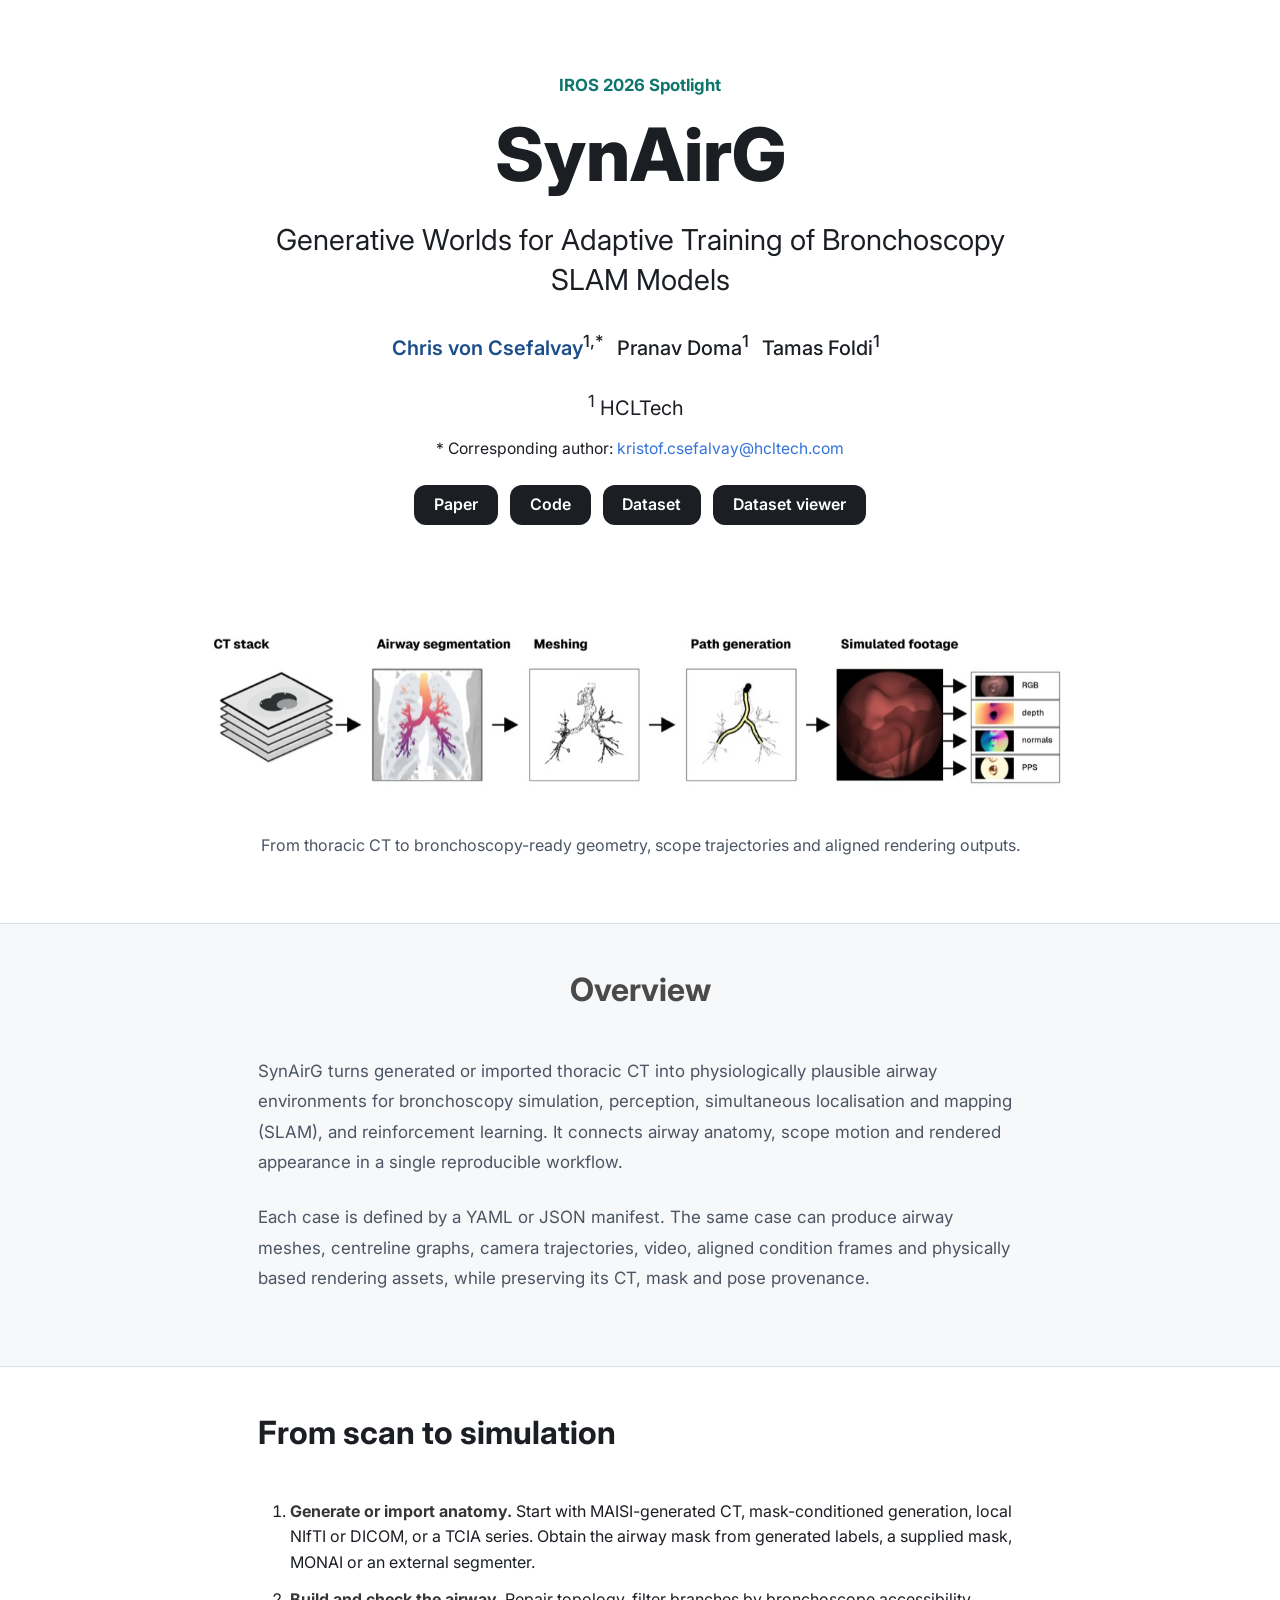
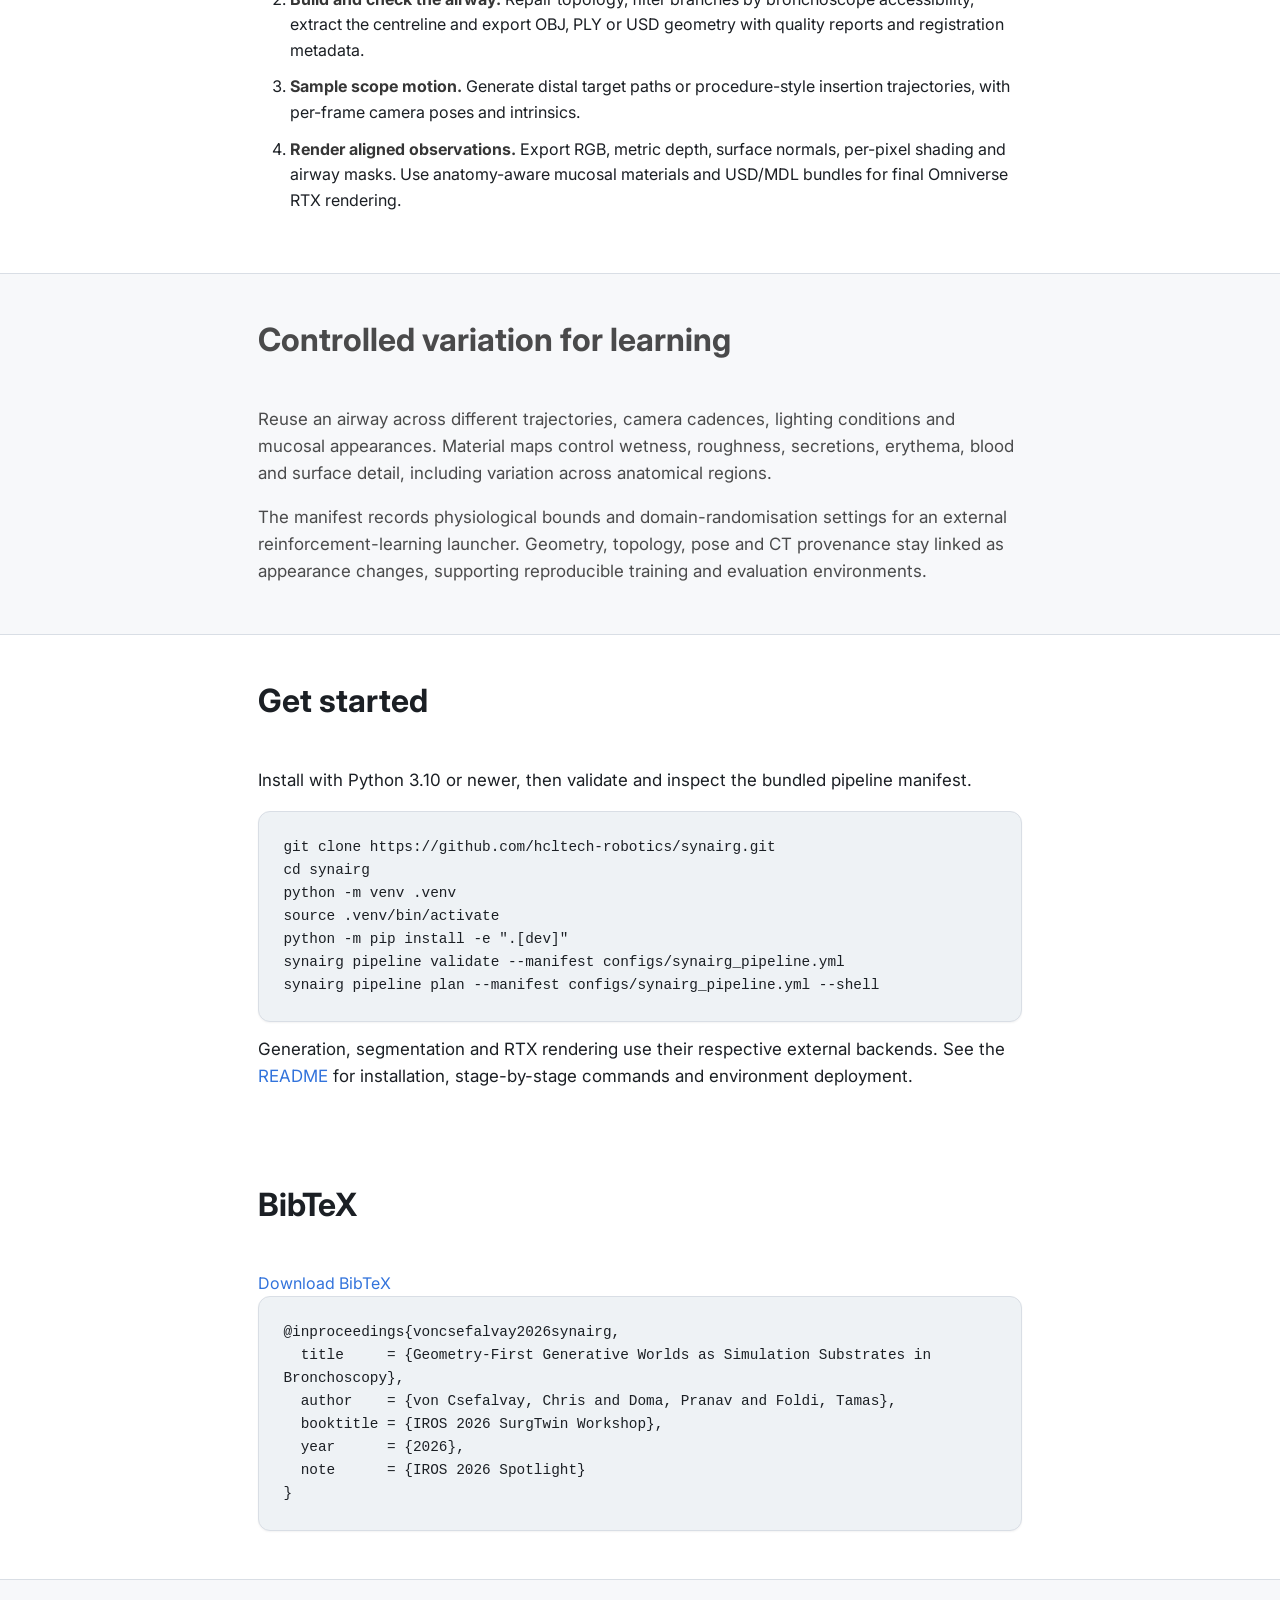
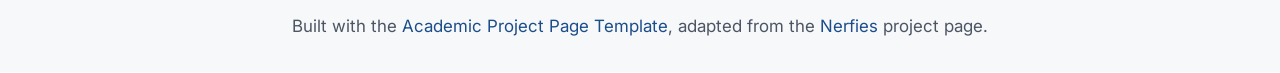
<file: docs/index.html>
<!DOCTYPE html>
<html lang="en">
<head>
  <meta charset="utf-8">
  <meta name="viewport" content="width=device-width, initial-scale=1">
  <title>SynAirG | Synthetic airway generation for bronchoscopy SLAM</title>
  <meta name="description" content="SynAirG turns generated or imported thoracic CT into airway environments for bronchoscopy simulation, perception, SLAM and reinforcement learning. IROS 2026 Spotlight.">
  <meta name="author" content="Chris von Csefalvay, Pranav Doma, Tamas Foldi">
  <link rel="canonical" href="https://hcltech-robotics.github.io/synairg/">
  <meta property="og:type" content="website">
  <meta property="og:site_name" content="SynAirG">
  <meta property="og:title" content="SynAirG | Synthetic airway generation for bronchoscopy SLAM">
  <meta property="og:description" content="From thoracic CT to reproducible airway environments. IROS 2026 Spotlight.">
  <meta property="og:url" content="https://hcltech-robotics.github.io/synairg/">
  <meta property="og:image" content="https://hcltech-robotics.github.io/synairg/assets/synairg-pipeline.png">
  <meta property="og:image:alt" content="SynAirG pipeline from thoracic CT to airway geometry, camera trajectories and aligned rendering outputs">
  <meta name="twitter:card" content="summary_large_image">
  <meta name="twitter:title" content="SynAirG | Synthetic airway generation for bronchoscopy SLAM">
  <meta name="twitter:description" content="A manifest-driven pipeline from thoracic CT to airway geometry, camera trajectories and aligned rendering outputs. IROS 2026 Spotlight.">
  <meta name="twitter:image" content="https://hcltech-robotics.github.io/synairg/assets/synairg-pipeline.png">
  <meta name="twitter:image:alt" content="SynAirG pipeline from thoracic CT to bronchoscopy simulation assets">
  <link rel="sitemap" type="application/xml" href="sitemap.xml">
  <script type="application/ld+json">
  {
    "@context": "https://schema.org",
    "@graph": [
      {
        "@type": "WebPage",
        "@id": "https://hcltech-robotics.github.io/synairg/#webpage",
        "url": "https://hcltech-robotics.github.io/synairg/",
        "name": "SynAirG | Synthetic airway generation for bronchoscopy SLAM",
        "description": "SynAirG turns generated or imported thoracic CT into airway environments for bronchoscopy simulation, perception, SLAM and reinforcement learning.",
        "inLanguage": "en",
        "mainEntity": {"@id": "https://hcltech-robotics.github.io/synairg/#software"},
        "primaryImageOfPage": {
          "@type": "ImageObject",
          "url": "https://hcltech-robotics.github.io/synairg/assets/synairg-pipeline.png",
          "width": 1280,
          "height": 291
        }
      },
      {
        "@type": "SoftwareSourceCode",
        "@id": "https://hcltech-robotics.github.io/synairg/#software",
        "name": "SynAirG",
        "description": "A manifest-driven Python pipeline from generated or imported thoracic CT to airway meshes, centreline graphs, camera trajectories and aligned rendering outputs.",
        "url": "https://hcltech-robotics.github.io/synairg/",
        "codeRepository": "https://github.com/hcltech-robotics/synairg",
        "programmingLanguage": "Python",
        "license": "https://github.com/hcltech-robotics/synairg/blob/main/LICENSE",
        "keywords": ["bronchoscopy", "synthetic airway generation", "SLAM", "thoracic CT", "surgical simulation"]
      },
      {
        "@type": "Person",
        "@id": "https://hcltech-robotics.github.io/synairg/#chris-von-csefalvay",
        "name": "Chris von Csefalvay",
        "url": "https://chrisvoncsefalvay.com",
        "affiliation": {"@id": "https://hcltech-robotics.github.io/synairg/#hcltech"}
      },
      {
        "@type": "Person",
        "@id": "https://hcltech-robotics.github.io/synairg/#pranav-doma",
        "name": "Pranav Doma",
        "affiliation": {"@id": "https://hcltech-robotics.github.io/synairg/#hcltech"}
      },
      {
        "@type": "Person",
        "@id": "https://hcltech-robotics.github.io/synairg/#tamas-foldi",
        "name": "Tamas Foldi",
        "affiliation": {"@id": "https://hcltech-robotics.github.io/synairg/#hcltech"}
      },
      {
        "@type": "Organization",
        "@id": "https://hcltech-robotics.github.io/synairg/#hcltech",
        "name": "HCLTech",
        "url": "https://www.hcltech.com/"
      }
    ]
  }
  </script>
  <meta name="theme-color" content="#1b1f24">
  <link rel="icon" type="image/svg+xml" href="assets/favicon.svg">
  <link rel="preconnect" href="https://fonts.googleapis.com">
  <link rel="preconnect" href="https://fonts.gstatic.com" crossorigin>
  <link href="https://fonts.googleapis.com/css2?family=Inter:wght@400;500;600;700;800&amp;display=swap" rel="stylesheet">
  <link rel="stylesheet" href="static/css/bulma.min.css">
  <link rel="stylesheet" href="static/css/index.css">
  <link rel="stylesheet" href="static/css/project.css">
  <style>
    .project-subtitle { max-width: 780px; margin: -0.5rem auto 1.75rem; font-size: clamp(1.35rem, 3vw, 1.8rem); line-height: 1.4; }
    .pipeline-figure { margin: 0; }
    .pipeline-figure img { display: block; width: 100%; height: auto; }
    .pipeline-figure figcaption { font-size: 1rem; line-height: 1.7; color: var(--text-secondary); }
    .content.has-text-justified { text-align: left !important; }
    .content li { margin-bottom: 0.7rem; }
    pre { overflow-wrap: anywhere; }
    .skip-link { position: absolute; top: -5rem; left: 1rem; z-index: 10; background: white; padding: 1rem; }
    .skip-link:focus { top: 1rem; }
    @media (prefers-reduced-motion: reduce) { html { scroll-behavior: auto; } .hero, .section { animation: none; } * { transition: none !important; } }
  </style>
</head>
<body>
  <a class="skip-link" href="#overview">Skip to content</a>
  <main id="main-content">
    <section class="hero publication-header">
      <div class="hero-body"><div class="container is-max-desktop has-text-centered">
        <p class="project-eyebrow">IROS 2026 Spotlight</p>
        <h1 class="title is-1 publication-title">SynAirG</h1>
        <p class="project-subtitle">Generative Worlds for Adaptive Training of Bronchoscopy SLAM Models</p>
        <div class="is-size-5 publication-authors">
          <span class="author-block"><a href="https://chrisvoncsefalvay.com">Chris von Csefalvay</a><sup>1,*</sup></span>
          <span class="author-block">Pranav Doma<sup>1</sup></span>
          <span class="author-block">Tamas Foldi<sup>1</sup></span>
        </div>
        <div class="is-size-5 publication-authors"><span class="author-block affiliation-block"><sup>1</sup> HCLTech</span></div>
        <div class="project-author-website">* Corresponding author: <a href="mailto:kristof.csefalvay@hcltech.com">kristof.csefalvay@hcltech.com</a></div>
        <nav class="publication-links" aria-label="Project resources">
          <span class="link-block"><a class="button is-normal is-rounded is-dark" aria-disabled="true">Paper</a></span>
          <span class="link-block"><a class="button is-normal is-rounded is-dark" href="https://github.com/hcltech-robotics/synairg">Code</a></span>
          <span class="link-block"><a class="button is-normal is-rounded is-dark" href="https://huggingface.co/datasets/chrisvoncsefalvay/1000lungs">Dataset</a></span>
          <span class="link-block"><a class="button is-normal is-rounded is-dark" href="https://huggingface.co/spaces/chrisvoncsefalvay/1000lungs-dataset-viewer">Dataset viewer</a></span>
        </nav>
      </div></div>
    </section>
    <section class="hero teaser" aria-label="Pipeline illustration">
      <div class="container is-max-desktop"><div class="hero-body">
        <figure class="pipeline-figure">
          <img src="assets/synairg-pipeline.png" width="1280" height="291" alt="SynAirG pipeline from CT volume to airway mesh, labelled scope frames and rendering assets">
          <figcaption class="has-text-centered teaser-caption">From thoracic CT to bronchoscopy-ready geometry, scope trajectories and aligned rendering outputs.</figcaption>
        </figure>
      </div></div>
    </section>
    <section id="overview" class="section hero is-light">
      <div class="container is-max-desktop"><div class="columns is-centered"><div class="column is-four-fifths">
        <h2 class="title is-3 has-text-centered">Overview</h2>
        <div class="content has-text-justified">
          <p>SynAirG turns generated or imported thoracic CT into physiologically plausible airway environments for bronchoscopy simulation, perception, simultaneous localisation and mapping (SLAM), and reinforcement learning. It connects airway anatomy, scope motion and rendered appearance in a single reproducible workflow.</p>
          <p>Each case is defined by a YAML or JSON manifest. The same case can produce airway meshes, centreline graphs, camera trajectories, video, aligned condition frames and physically based rendering assets, while preserving its CT, mask and pose provenance.</p>
        </div>
      </div></div></div>
    </section>
    <section class="section">
      <div class="container is-max-desktop"><div class="columns is-centered"><div class="column is-four-fifths">
        <h2 class="title is-3">From scan to simulation</h2>
        <div class="content">
          <ol>
            <li><strong>Generate or import anatomy.</strong> Start with MAISI-generated CT, mask-conditioned generation, local NIfTI or DICOM, or a TCIA series. Obtain the airway mask from generated labels, a supplied mask, MONAI or an external segmenter.</li>
            <li><strong>Build and check the airway.</strong> Repair topology, filter branches by bronchoscope accessibility, extract the centreline and export OBJ, PLY or USD geometry with quality reports and registration metadata.</li>
            <li><strong>Sample scope motion.</strong> Generate distal target paths or procedure-style insertion trajectories, with per-frame camera poses and intrinsics.</li>
            <li><strong>Render aligned observations.</strong> Export RGB, metric depth, surface normals, per-pixel shading and airway masks. Use anatomy-aware mucosal materials and USD/MDL bundles for final Omniverse RTX rendering.</li>
          </ol>
        </div>
      </div></div></div>
    </section>
    <section class="section hero is-light">
      <div class="container is-max-desktop"><div class="columns is-centered"><div class="column is-four-fifths">
        <h2 class="title is-3">Controlled variation for learning</h2>
        <div class="content">
          <p>Reuse an airway across different trajectories, camera cadences, lighting conditions and mucosal appearances. Material maps control wetness, roughness, secretions, erythema, blood and surface detail, including variation across anatomical regions.</p>
          <p>The manifest records physiological bounds and domain-randomisation settings for an external reinforcement-learning launcher. Geometry, topology, pose and CT provenance stay linked as appearance changes, supporting reproducible training and evaluation environments.</p>
        </div>
      </div></div></div>
    </section>
    <section class="section">
      <div class="container is-max-desktop"><div class="columns is-centered"><div class="column is-four-fifths">
        <h2 class="title is-3">Get started</h2>
        <div class="content">
          <p>Install with Python 3.10 or newer, then validate and inspect the bundled pipeline manifest.</p>
          <pre><code>git clone https://github.com/hcltech-robotics/synairg.git
cd synairg
python -m venv .venv
source .venv/bin/activate
python -m pip install -e ".[dev]"
synairg pipeline validate --manifest configs/synairg_pipeline.yml
synairg pipeline plan --manifest configs/synairg_pipeline.yml --shell</code></pre>
          <p>Generation, segmentation and RTX rendering use their respective external backends. See the <a href="https://github.com/hcltech-robotics/synairg#readme">README</a> for installation, stage-by-stage commands and environment deployment.</p>
        </div>
      </div></div></div>
    </section>
    <section id="citation" class="section">
      <div class="container is-max-desktop"><div class="columns is-centered"><div class="column is-four-fifths">
        <h2 class="title is-3">BibTeX</h2>
        <p><a href="synairg-paper.bib">Download BibTeX</a></p>
        <pre><code>@inproceedings{voncsefalvay2026synairg,
  title     = {Geometry-First Generative Worlds as Simulation Substrates in Bronchoscopy},
  author    = {von Csefalvay, Chris and Doma, Pranav and Foldi, Tamas},
  booktitle = {IROS 2026 SurgTwin Workshop},
  year      = {2026},
  note      = {IROS 2026 Spotlight}
}</code></pre>
      </div></div></div>
    </section>
  </main>
  <footer class="footer"><div class="container is-max-desktop"><div class="content has-text-centered">
    <p>Built with the <a href="https://github.com/eliahuhorwitz/Academic-project-page-template">Academic Project Page Template</a>, adapted from the <a href="https://nerfies.github.io/">Nerfies</a> project page.</p>
  </div></div></footer>
</body>
</html>
</file>
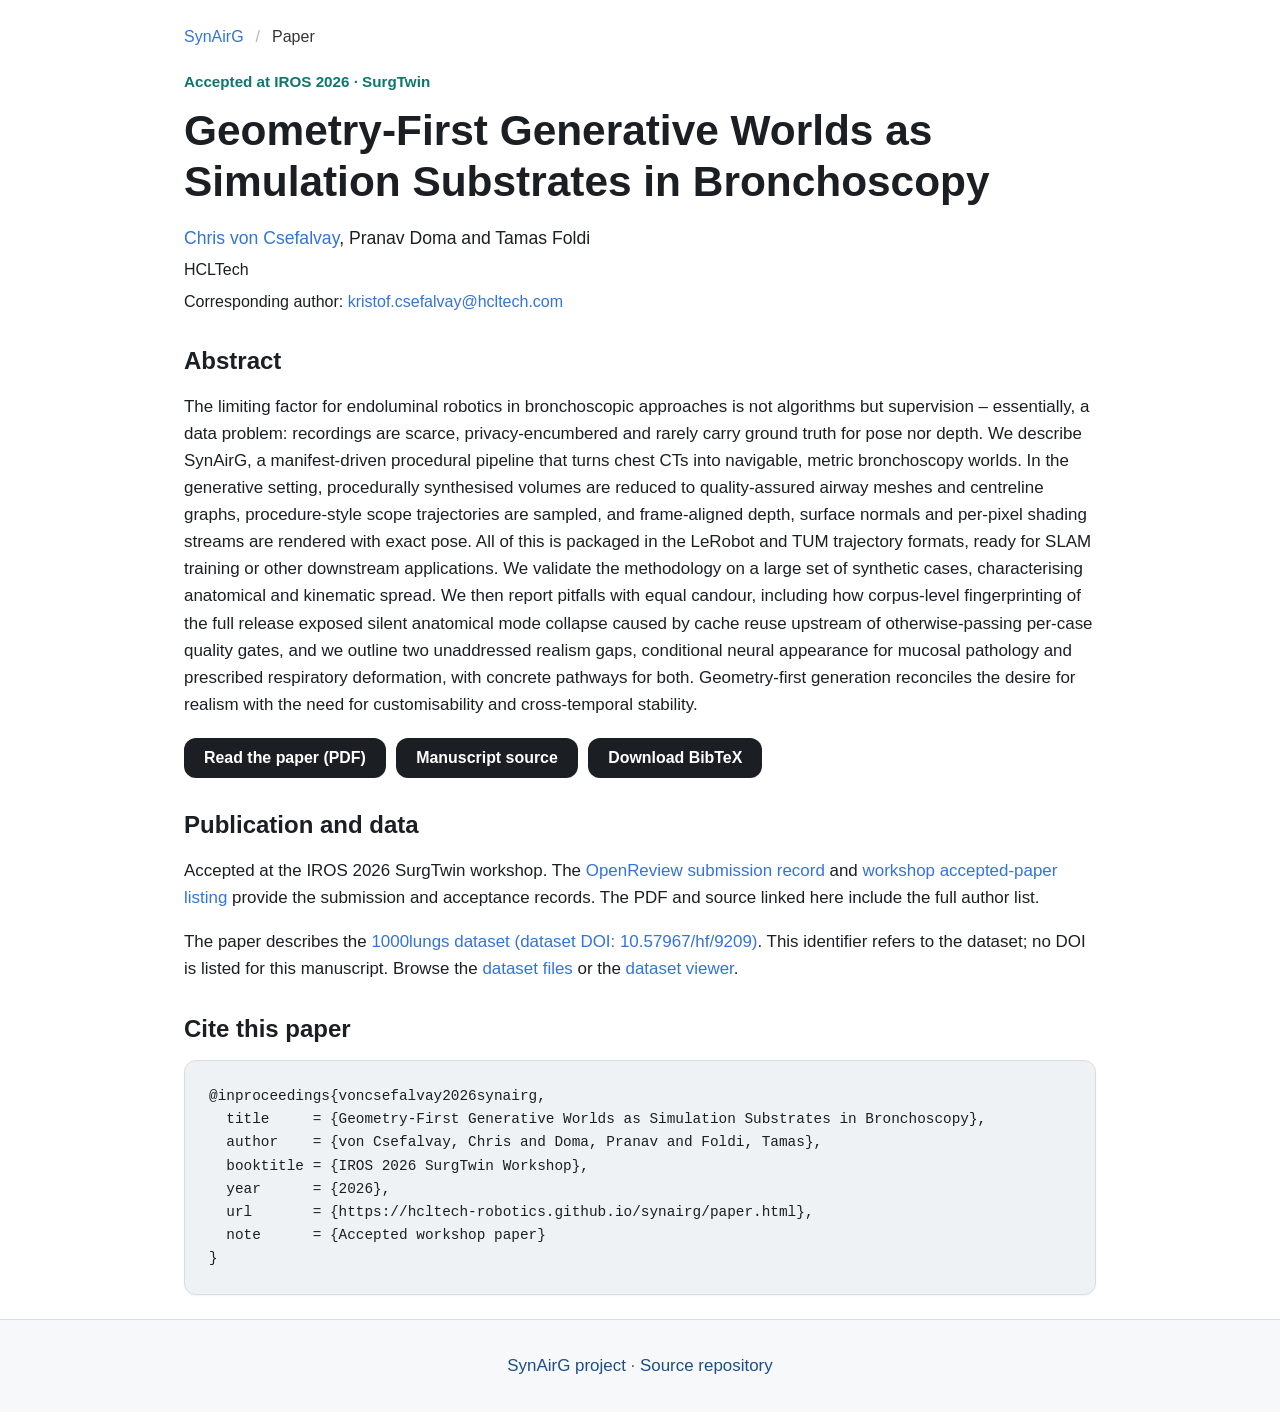
<file: docs/paper.html>
<!DOCTYPE html>
<html lang="en">
<head>
  <meta charset="utf-8">
  <meta name="viewport" content="width=device-width, initial-scale=1">
  <title>Geometry-First Generative Worlds as Simulation Substrates in Bronchoscopy</title>
  <meta name="description" content="The SynAirG paper: a geometry-first pipeline from chest CT to metric bronchoscopy worlds, with exact pose supervision and a corpus-level quality audit.">
  <meta name="author" content="Chris von Csefalvay, Pranav Doma, Tamas Foldi">
  <link rel="canonical" href="https://hcltech-robotics.github.io/synairg/paper.html">
  <meta name="citation_title" content="Geometry-First Generative Worlds as Simulation Substrates in Bronchoscopy">
  <meta name="citation_author" content="Chris von Csefalvay">
  <meta name="citation_author" content="Pranav Doma">
  <meta name="citation_author" content="Tamas Foldi">
  <meta name="citation_publication_date" content="2026">
  <meta name="citation_conference_title" content="IROS 2026 SurgTwin Workshop">
  <meta name="citation_pdf_url" content="https://hcltech-robotics.github.io/synairg/synairg-paper.pdf">
  <meta property="og:type" content="article">
  <meta property="og:site_name" content="SynAirG">
  <meta property="og:title" content="Geometry-First Generative Worlds as Simulation Substrates in Bronchoscopy">
  <meta property="og:description" content="The SynAirG paper by Chris von Csefalvay, Pranav Doma and Tamas Foldi. Accepted at IROS 2026 SurgTwin.">
  <meta property="og:url" content="https://hcltech-robotics.github.io/synairg/paper.html">
  <meta property="og:image" content="https://hcltech-robotics.github.io/synairg/assets/synairg-pipeline.png">
  <meta property="og:image:alt" content="SynAirG pipeline from thoracic CT to bronchoscopy simulation assets">
  <meta name="twitter:card" content="summary_large_image">
  <meta name="twitter:title" content="Geometry-First Generative Worlds as Simulation Substrates in Bronchoscopy">
  <meta name="twitter:description" content="Geometry-first generation for bronchoscopy simulation. Read the paper and download the manuscript source.">
  <meta name="twitter:image" content="https://hcltech-robotics.github.io/synairg/assets/synairg-pipeline.png">
  <link rel="icon" type="image/svg+xml" href="assets/favicon.svg">
  <link rel="stylesheet" href="static/css/bulma.min.css">
  <link rel="stylesheet" href="static/css/index.css">
  <link rel="stylesheet" href="static/css/project.css">
  <script type="application/ld+json">
{
  "@context": "https://schema.org",
  "@graph": [
    {
      "@type": "WebPage",
      "@id": "https://hcltech-robotics.github.io/synairg/paper.html#webpage",
      "url": "https://hcltech-robotics.github.io/synairg/paper.html",
      "name": "Geometry-First Generative Worlds as Simulation Substrates in Bronchoscopy",
      "inLanguage": "en",
      "mainEntity": {
        "@id": "https://hcltech-robotics.github.io/synairg/paper.html#article"
      },
      "breadcrumb": {
        "@id": "https://hcltech-robotics.github.io/synairg/paper.html#breadcrumbs"
      }
    },
    {
      "@type": "ScholarlyArticle",
      "@id": "https://hcltech-robotics.github.io/synairg/paper.html#article",
      "url": "https://hcltech-robotics.github.io/synairg/paper.html",
      "name": "Geometry-First Generative Worlds as Simulation Substrates in Bronchoscopy",
      "headline": "Geometry-First Generative Worlds as Simulation Substrates in Bronchoscopy",
      "abstract": "The limiting factor for endoluminal robotics in bronchoscopic approaches is not algorithms but supervision – essentially, a data problem: recordings are scarce, privacy-encumbered and rarely carry ground truth for pose nor depth. We describe SynAirG, a manifest-driven procedural pipeline that turns chest CTs into navigable, metric bronchoscopy worlds. In the generative setting, procedurally synthesised volumes are reduced to quality-assured airway meshes and centreline graphs, procedure-style scope trajectories are sampled, and frame-aligned depth, surface normals and per-pixel shading streams are rendered with exact pose. All of this is packaged in the LeRobot and TUM trajectory formats, ready for SLAM training or other downstream applications. We validate the methodology on a large set of synthetic cases, characterising anatomical and kinematic spread. We then report pitfalls with equal candour, including how corpus-level fingerprinting of the full release exposed silent anatomical mode collapse caused by cache reuse upstream of otherwise-passing per-case quality gates, and we outline two unaddressed realism gaps, conditional neural appearance for mucosal pathology and prescribed respiratory deformation, with concrete pathways for both. Geometry-first generation reconciles the desire for realism with the need for customisability and cross-temporal stability.",
      "inLanguage": "en",
      "author": [
        {
          "@id": "https://hcltech-robotics.github.io/synairg/#chris-von-csefalvay"
        },
        {
          "@id": "https://hcltech-robotics.github.io/synairg/#pranav-doma"
        },
        {
          "@id": "https://hcltech-robotics.github.io/synairg/#tamas-foldi"
        }
      ],
      "mainEntityOfPage": {
        "@id": "https://hcltech-robotics.github.io/synairg/paper.html#webpage"
      },
      "about": {
        "@id": "https://hcltech-robotics.github.io/synairg/#software"
      },
      "isPartOf": {
        "@type": "CreativeWork",
        "name": "IROS 2026 SurgTwin Workshop",
        "url": "https://utkauraslab.github.io/surgtwin-workshop.github.io/"
      },
      "sameAs": "https://openreview.net/forum?id=hQ7X3AAlme",
      "encoding": {
        "@type": "MediaObject",
        "contentUrl": "https://hcltech-robotics.github.io/synairg/synairg-paper.pdf",
        "encodingFormat": "application/pdf"
      },
      "isAccessibleForFree": true,
      "citation": {
        "@id": "https://doi.org/10.57967/hf/9209"
      }
    },
    {
      "@type": "SoftwareSourceCode",
      "@id": "https://hcltech-robotics.github.io/synairg/#software",
      "name": "SynAirG",
      "codeRepository": "https://github.com/hcltech-robotics/synairg",
      "url": "https://hcltech-robotics.github.io/synairg/"
    },
    {
      "@type": "Dataset",
      "@id": "https://doi.org/10.57967/hf/9209",
      "name": "1000lungs",
      "url": "https://huggingface.co/datasets/chrisvoncsefalvay/1000lungs",
      "identifier": {
        "@type": "PropertyValue",
        "propertyID": "DOI",
        "value": "10.57967/hf/9209"
      }
    },
    {
      "@type": "Person",
      "@id": "https://hcltech-robotics.github.io/synairg/#chris-von-csefalvay",
      "name": "Chris von Csefalvay",
      "affiliation": {
        "@id": "https://hcltech-robotics.github.io/synairg/#hcltech"
      },
      "url": "https://chrisvoncsefalvay.com",
      "email": "kristof.csefalvay@hcltech.com"
    },
    {
      "@type": "Person",
      "@id": "https://hcltech-robotics.github.io/synairg/#pranav-doma",
      "name": "Pranav Doma",
      "affiliation": {
        "@id": "https://hcltech-robotics.github.io/synairg/#hcltech"
      }
    },
    {
      "@type": "Person",
      "@id": "https://hcltech-robotics.github.io/synairg/#tamas-foldi",
      "name": "Tamas Foldi",
      "affiliation": {
        "@id": "https://hcltech-robotics.github.io/synairg/#hcltech"
      }
    },
    {
      "@type": "Organization",
      "@id": "https://hcltech-robotics.github.io/synairg/#hcltech",
      "name": "HCLTech",
      "url": "https://www.hcltech.com/"
    },
    {
      "@type": "BreadcrumbList",
      "@id": "https://hcltech-robotics.github.io/synairg/paper.html#breadcrumbs",
      "itemListElement": [
        {
          "@type": "ListItem",
          "position": 1,
          "name": "SynAirG",
          "item": "https://hcltech-robotics.github.io/synairg/"
        },
        {
          "@type": "ListItem",
          "position": 2,
          "name": "Paper",
          "item": "https://hcltech-robotics.github.io/synairg/paper.html"
        }
      ]
    }
  ]
}
  </script>
  <style>
    .paper-layout { max-width: 960px; padding: 1.5rem; margin: 0 auto; }
    .paper-header { margin-bottom: 1.5rem; }
    .paper-title { font-size: clamp(1.8rem, 3.5vw, 2.65rem) !important; line-height: 1.2 !important; font-weight: 800; margin: 0 0 1rem; white-space: normal; overflow: visible; overflow-wrap: break-word; }
    .paper-authors { margin-bottom: 0.35rem; font-size: 1.1rem; }
    .paper-contact { margin: 0.35rem 0 1rem; overflow-wrap: anywhere; }
    .paper-layout .breadcrumb { margin-bottom: 1.25rem; }
    .paper-layout .project-eyebrow { font-size: 0.95rem; margin-bottom: 0.75rem; }
    .paper-section { margin-top: 1.75rem; }
    .paper-section h2 { font-size: 1.5rem; font-weight: 700; margin-bottom: 0.75rem; }
    .paper-abstract { text-align: left; }
    .paper-layout .publication-links { display: flex; gap: 0.65rem; flex-wrap: wrap; margin: 1.25rem 0; }
    .paper-layout .publication-links .button { margin: 0; }
    .paper-layout pre { white-space: pre-wrap; overflow-wrap: anywhere; }
    .skip-link { position: absolute; top: -5rem; left: 1rem; z-index: 10; background: white; padding: 1rem; }
    .skip-link:focus { top: 1rem; }
    @media (prefers-reduced-motion: reduce) { html { scroll-behavior: auto; } * { animation: none !important; transition: none !important; } }
  </style>
</head>
<body>
  <a class="skip-link" href="#abstract">Skip to abstract</a>
  <main class="paper-layout">
    <nav class="breadcrumb" aria-label="Breadcrumb">
      <ul><li><a href="./">SynAirG</a></li><li class="is-active"><a href="paper.html" aria-current="page">Paper</a></li></ul>
    </nav>
    <header class="paper-header">
      <p class="project-eyebrow">Accepted at IROS 2026 · SurgTwin</p>
      <h1 class="paper-title">Geometry-First Generative Worlds as Simulation Substrates in Bronchoscopy</h1>
      <p class="paper-authors"><a href="https://chrisvoncsefalvay.com">Chris von Csefalvay</a>, Pranav Doma and Tamas Foldi</p>
      <p>HCLTech</p>
      <p class="paper-contact">Corresponding author: <a href="mailto:kristof.csefalvay@hcltech.com">kristof.csefalvay@hcltech.com</a></p>
    </header>
    <section id="abstract" class="paper-section" aria-labelledby="abstract-heading">
      <h2 id="abstract-heading">Abstract</h2>
      <div class="content paper-abstract"><p>The limiting factor for endoluminal robotics in bronchoscopic approaches is not algorithms but supervision – essentially, a data problem: recordings are scarce, privacy-encumbered and rarely carry ground truth for pose nor depth. We describe SynAirG, a manifest-driven procedural pipeline that turns chest CTs into navigable, metric bronchoscopy worlds. In the generative setting, procedurally synthesised volumes are reduced to quality-assured airway meshes and centreline graphs, procedure-style scope trajectories are sampled, and frame-aligned depth, surface normals and per-pixel shading streams are rendered with exact pose. All of this is packaged in the LeRobot and TUM trajectory formats, ready for SLAM training or other downstream applications. We validate the methodology on a large set of synthetic cases, characterising anatomical and kinematic spread. We then report pitfalls with equal candour, including how corpus-level fingerprinting of the full release exposed silent anatomical mode collapse caused by cache reuse upstream of otherwise-passing per-case quality gates, and we outline two unaddressed realism gaps, conditional neural appearance for mucosal pathology and prescribed respiratory deformation, with concrete pathways for both. Geometry-first generation reconciles the desire for realism with the need for customisability and cross-temporal stability.</p></div>
    </section>
    <nav class="publication-links" aria-label="Paper resources">
      <a class="button is-rounded is-dark" href="synairg-paper.pdf" type="application/pdf">Read the paper (PDF)</a>
      <a class="button is-rounded is-dark" href="https://github.com/hcltech-robotics/synairg/tree/main/paper">Manuscript source</a>
      <a class="button is-rounded is-dark" href="synairg-paper.bib" download>Download BibTeX</a>
    </nav>
    <section class="paper-section" aria-labelledby="publication-heading">
      <h2 id="publication-heading">Publication and data</h2>
      <div class="content">
        <p>Accepted at the IROS 2026 SurgTwin workshop. The <a href="https://openreview.net/forum?id=hQ7X3AAlme">OpenReview submission record</a> and <a href="https://utkauraslab.github.io/surgtwin-workshop.github.io/">workshop accepted-paper listing</a> provide the submission and acceptance records. The PDF and source linked here include the full author list.</p>
        <p>The paper describes the <a href="https://doi.org/10.57967/hf/9209">1000lungs dataset (dataset DOI: 10.57967/hf/9209)</a>. This identifier refers to the dataset; no DOI is listed for this manuscript. Browse the <a href="https://huggingface.co/datasets/chrisvoncsefalvay/1000lungs">dataset files</a> or the <a href="https://huggingface.co/spaces/chrisvoncsefalvay/1000lungs-dataset-viewer">dataset viewer</a>.</p>
      </div>
    </section>
    <section id="citation" class="paper-section" aria-labelledby="citation-heading">
      <h2 id="citation-heading">Cite this paper</h2>
      <pre><code>@inproceedings{voncsefalvay2026synairg,
  title     = {Geometry-First Generative Worlds as Simulation Substrates in Bronchoscopy},
  author    = {von Csefalvay, Chris and Doma, Pranav and Foldi, Tamas},
  booktitle = {IROS 2026 SurgTwin Workshop},
  year      = {2026},
  url       = {https://hcltech-robotics.github.io/synairg/paper.html},
  note      = {Accepted workshop paper}
}</code></pre>
    </section>
  </main>
  <footer class="footer"><div class="container is-max-desktop"><div class="content has-text-centered"><p><a href="./">SynAirG project</a> · <a href="https://github.com/hcltech-robotics/synairg">Source repository</a></p></div></div></footer>
</body>
</html>
</file>
<file: docs/static/css/index.css>
/* Modern CSS Variables for consistent theming */
:root {
  --primary-color: #2563eb;
  --primary-hover: #1d4ed8;
  --secondary-color: #64748b;
  --accent-color: #0ea5e9;
  --text-primary: #1e293b;
  --text-secondary: #64748b;
  --text-light: #94a3b8;
  --background-primary: #ffffff;
  --background-secondary: #f8fafc;
  --background-accent: #f1f5f9;
  --border-color: #e2e8f0;
  --shadow-sm: 0 1px 2px 0 rgb(0 0 0 / 0.05);
  --shadow-md: 0 4px 6px -1px rgb(0 0 0 / 0.1), 0 2px 4px -2px rgb(0 0 0 / 0.1);
  --shadow-lg: 0 10px 15px -3px rgb(0 0 0 / 0.1), 0 4px 6px -4px rgb(0 0 0 / 0.1);
  --shadow-xl: 0 20px 25px -5px rgb(0 0 0 / 0.1), 0 8px 10px -6px rgb(0 0 0 / 0.1);
  --gradient-primary: linear-gradient(135deg, #667eea 0%, #764ba2 100%);
  --gradient-accent: linear-gradient(135deg, #f093fb 0%, #f5576c 100%);
  --gradient-subtle: linear-gradient(135deg, #ffecd2 0%, #fcb69f 100%);
  --border-radius: 12px;
  --border-radius-lg: 16px;
  --transition: all 0.3s cubic-bezier(0.4, 0, 0.2, 1);
}

/* Smooth scrolling for better UX */
html {
  scroll-behavior: smooth;
}

body {
  font-family: 'Inter', 'Segoe UI', -apple-system, BlinkMacSystemFont, sans-serif;
  color: var(--text-primary);
  line-height: 1.6;
  font-size: 16px;
  background-color: var(--background-primary);
  -webkit-font-smoothing: antialiased;
  -moz-osx-font-smoothing: grayscale;
}


/* Modern Button Styles */
.button {
  border-radius: var(--border-radius) !important;
  font-weight: 600 !important;
  transition: var(--transition) !important;
  border: 2px solid transparent !important;
  position: relative;
  overflow: hidden;
}

.button.is-dark {
  background: var(--text-primary) !important;
  border: none !important;
  color: white !important;
  box-shadow: var(--shadow-md);
}

.button.is-dark:hover {
  transform: translateY(-2px);
  box-shadow: var(--shadow-lg);
  background: var(--primary-color) !important;
}

.button.is-dark:active {
  transform: translateY(0);
  box-shadow: var(--shadow-md);
}

.footer .icon-link {
    font-size: 25px;
    color: var(--text-secondary);
    transition: var(--transition);
}

.footer .icon-link:hover {
    color: var(--primary-color);
    transform: translateY(-2px);
}

.link-block a {
    margin: 8px 4px;
}

.dnerf {
  font-variant: small-caps;
}


/* Hero Section Modernization */
.hero {
  position: relative;
  overflow: hidden;
}

.hero.is-light {
  background: var(--background-secondary);
  border-top: 1px solid var(--border-color);
  border-bottom: 1px solid var(--border-color);
}

.hero-body {
  padding: 4rem 1.5rem;
}

.teaser .hero-body {
  padding-top: 2rem;
  padding-bottom: 4rem;
}

.teaser {
  font-family: 'Inter', sans-serif;
}


/* Publication Content Styling */
.publication-title {
    font-family: 'Inter', sans-serif !important;
    font-weight: 800 !important;
    color: var(--text-primary) !important;
    margin-bottom: 2rem !important;
    line-height: 1.1 !important;
}

.publication-banner {
  max-height: 70vh;
  border-radius: var(--border-radius-lg);
  overflow: hidden;
  box-shadow: var(--shadow-xl);
  margin: 2rem 0;
}

.publication-banner video {
  position: relative;
  left: auto;
  top: auto;
  transform: none;
  object-fit: cover;
  width: 100%;
  height: 100%;
  border-radius: var(--border-radius-lg);
}

.publication-header .hero-body {
  padding: 6rem 1.5rem 4rem;
}

.publication-authors {
    font-family: 'Inter', sans-serif !important;
    font-weight: 500;
    margin-bottom: 1.5rem;
}

.publication-venue {
    color: var(--text-secondary);
    width: fit-content;
    font-weight: 600;
    background: var(--background-accent);
    padding: 0.5rem 1rem;
    border-radius: var(--border-radius);
    margin-top: 1rem;
    display: inline-block;
}

.publication-awards {
    color: #ef4444;
    width: fit-content;
    font-weight: 700;
    background: linear-gradient(135deg, #fef2f2, #fee2e2);
    padding: 0.5rem 1rem;
    border-radius: var(--border-radius);
    border-left: 4px solid #ef4444;
    margin-top: 1rem;
}

.publication-authors a {
   color: var(--primary-color) !important;
   text-decoration: none;
   font-weight: 600;
   transition: var(--transition);
   position: relative;
}

.publication-authors a::after {
    content: '';
    position: absolute;
    width: 0;
    height: 2px;
    bottom: -2px;
    left: 0;
    background: var(--gradient-accent);
    transition: var(--transition);
}

.publication-authors a:hover::after {
    width: 100%;
}

.publication-authors a:hover {
    color: var(--primary-hover) !important;
}

.author-block {
  display: inline-block;
  margin-right: 0.5rem;
}

.publication-banner img {
  border-radius: var(--border-radius-lg);
  box-shadow: var(--shadow-lg);
  transition: var(--transition);
}

.publication-banner img:hover {
  transform: scale(1.02);
  box-shadow: var(--shadow-xl);
}

/* Modern Video and Carousel Styling */
.publication-video {
    position: relative;
    width: 100%;
    height: 0;
    padding-bottom: 56.25%;
    overflow: hidden;
    border-radius: var(--border-radius-lg) !important;
    box-shadow: var(--shadow-xl);
    transition: var(--transition);
}

.publication-video:hover {
    transform: translateY(-4px);
    box-shadow: var(--shadow-xl);
}

.publication-video iframe {
    position: absolute;
    top: 0;
    left: 0;
    width: 100%;
    height: 100%;
    border-radius: var(--border-radius-lg);
}

.publication-body img {
  border-radius: var(--border-radius);
  box-shadow: var(--shadow-md);
  transition: var(--transition);
}

.publication-body img:hover {
  transform: translateY(-2px);
  box-shadow: var(--shadow-lg);
}

.results-carousel {
  overflow: hidden;
  padding: 1rem 0;
}

.results-carousel .item {
  margin: 1rem;
  overflow: hidden;
  padding: 1.5rem;
  font-size: 0;
  background: var(--background-primary);
  border-radius: var(--border-radius-lg);
  box-shadow: var(--shadow-md);
  transition: var(--transition);
  border: 1px solid var(--border-color);
}

.results-carousel .item:hover {
  transform: translateY(-4px);
  box-shadow: var(--shadow-lg);
}

.results-carousel .item img,
.results-carousel video {
  margin: 0;
  border-radius: var(--border-radius);
  width: 100%;
  height: auto;
}

.results-carousel .subtitle {
  font-size: 1rem !important;
  color: var(--text-secondary);
  margin-top: 1rem;
  font-weight: 500;
}

/* Pagination and Misc Improvements */
.slider-pagination .slider-page {
  background: var(--primary-color);
  border-radius: 50%;
  transition: var(--transition);
}

.slider-pagination .slider-page.is-active {
  background: var(--primary-hover);
  transform: scale(1.2);
}

.eql-cntrb {
  font-size: 0.875rem;
  color: var(--text-light);
  font-style: italic;
}

/* Section Titles */
.title.is-3 {
  font-family: 'Inter', sans-serif !important;
  font-weight: 700 !important;
  color: var(--text-primary);
  margin-bottom: 2rem !important;
  position: relative;
  padding-bottom: 1rem;
}

.title.is-3::after {
  content: '';
  position: absolute;
  bottom: 0;
  left: 50%;
  transform: translateX(-50%);
  width: 60px;
  height: 3px;
  background: var(--gradient-accent);
  border-radius: 2px;
}

/* Content Improvements */
.content.has-text-justified {
  font-size: 1.1rem;
  line-height: 1.8;
  color: var(--text-secondary);
}

.content.has-text-justified p {
  margin-bottom: 1.5rem;
}

/* Footer Improvements */
.footer {
  background: var(--background-secondary);
  border-top: 1px solid var(--border-color);
  padding: 3rem 1.5rem;
}

.footer .content {
  color: var(--text-secondary);
  line-height: 1.7;
}

.footer a {
  color: var(--primary-color);
  text-decoration: none;
  transition: var(--transition);
}

.footer a:hover {
  color: var(--primary-hover);
  text-decoration: underline;
}

/* BibTeX Styling */
pre {
  background: var(--background-accent) !important;
  border: 1px solid var(--border-color) !important;
  border-radius: var(--border-radius) !important;
  padding: 1.5rem !important;
  font-size: 0.9rem !important;
  overflow-x: auto;
  box-shadow: var(--shadow-sm);
}

code {
  background: var(--background-accent) !important;
  color: var(--text-primary) !important;
  font-family: 'SF Mono', 'Monaco', 'Cascadia Code', 'Roboto Mono', monospace !important;
}

/* BibTeX Section Improvements */
.bibtex-header {
  display: flex;
  justify-content: space-between;
  align-items: center;
  margin-bottom: 1rem;
}

.copy-bibtex-btn {
  background: var(--primary-color);
  color: white;
  border: none;
  border-radius: var(--border-radius);
  padding: 0.75rem 1rem;
  font-size: 0.9rem;
  font-weight: 600;
  cursor: pointer;
  transition: var(--transition);
  display: inline-flex;
  align-items: center;
  gap: 0.5rem;
}

.copy-bibtex-btn:hover {
  background: var(--primary-hover);
  transform: translateY(-2px);
  box-shadow: var(--shadow-md);
}

.copy-bibtex-btn.copied {
  background: #10b981;
}

.copy-bibtex-btn.copied .copy-text::after {
  content: "ied!";
}

/* Scroll to Top Button */
.scroll-to-top {
  position: fixed;
  bottom: 2rem;
  right: 2rem;
  width: 50px;
  height: 50px;
  background: var(--primary-color);
  color: white;
  border: none;
  border-radius: 50%;
  cursor: pointer;
  opacity: 0;
  visibility: hidden;
  transition: var(--transition);
  z-index: 999;
  display: flex;
  align-items: center;
  justify-content: center;
  font-size: 1.2rem;
  box-shadow: var(--shadow-lg);
}

.scroll-to-top:hover {
  background: var(--primary-hover);
  transform: translateY(-3px);
  box-shadow: var(--shadow-xl);
}

.scroll-to-top.visible {
  opacity: 1;
  visibility: visible;
}


/* Mobile Responsive Improvements */
@media screen and (max-width: 768px) {
  .hero-body {
    padding: 2rem 1rem;
  }

  .publication-header .hero-body {
    padding: 3rem 1rem 2rem;
  }

  .publication-title {
    font-size: 2.5rem !important;
    line-height: 1.2 !important;
    margin-bottom: 1.5rem !important;
  }

  .publication-authors {
    font-size: 1rem !important;
  }

  .button {
    margin: 0.25rem !important;
    font-size: 0.875rem !important;
    padding: 0.75rem 1rem !important;
  }

  .results-carousel .item {
    margin: 0.5rem;
    padding: 1rem;
  }

  .teaser .hero-body {
    padding: 1rem;
  }

  .content.has-text-justified {
    font-size: 1rem;
  }
}

@media screen and (max-width: 480px) {
  .publication-title {
    font-size: 2rem !important;
  }

  .hero-body {
    padding: 1.5rem 0.75rem;
  }

  .link-block {
    display: block;
    margin-bottom: 0.5rem;
  }

  .button {
    width: 100%;
    justify-content: center;
  }
}

/* Tablet Responsive */
@media screen and (min-width: 769px) and (max-width: 1024px) {
  .hero-body {
    padding: 3rem 2rem;
  }

  .publication-header .hero-body {
    padding: 4rem 2rem 3rem;
  }
}

/* Animation for page load */
@keyframes fadeInUp {
  from {
    opacity: 0;
    transform: translateY(30px);
  }
  to {
    opacity: 1;
    transform: translateY(0);
  }
}

.hero, .section {
  animation: fadeInUp 0.6s ease-out;
}

/* Improved focus states for accessibility */
.button:focus,
.related-works-btn:focus,
a:focus {
  outline: 2px solid var(--primary-color);
  outline-offset: 2px;
}


/* Print styles */
@media print {
  .more-works-container {
    display: none;
  }

  .hero, .section {
    animation: none;
  }

  .button {
    background: transparent !important;
    color: var(--text-primary) !important;
    box-shadow: none !important;
  }
}
</file>
<file: docs/static/css/project.css>
:root {
  --primary-color: #1b4d89;
  --primary-hover: #12365f;
  --accent-color: #0f766e;
  --text-primary: #1b1f24;
  --text-secondary: #4b5563;
  --background-secondary: #f7f8fa;
  --background-accent: #eef2f5;
  --border-color: #d9dee5;
  --gradient-primary: none;
  --gradient-accent: none;
  --gradient-subtle: none;
}

body {
  background: #ffffff;
}

.publication-header .hero-body {
  padding-top: 4.5rem;
  padding-bottom: 2.5rem;
}

.project-eyebrow {
  margin-bottom: 1rem;
  color: #0f766e;
  font-size: 1.05rem;
  font-weight: 700;
}

.publication-title {
  max-width: 980px;
  margin-left: auto;
  margin-right: auto;
  font-size: clamp(2.4rem, 6vw, 4.6rem) !important;
}

.publication-links {
  margin-top: 1rem;
}

.project-author-website {
  margin-top: -0.75rem;
  margin-bottom: 0.75rem;
  font-size: 0.98rem;
  font-weight: 400;
}

.project-author-website a {
  font-weight: 400;
}

.affiliation-block {
  font-weight: 400;
}

.button.is-dark {
  background: #1b1f24 !important;
  box-shadow: none;
}

.button.is-dark:hover {
  transform: none;
  background: #1b4d89 !important;
}

.teaser video {
  width: 100%;
  border-radius: 10px;
  box-shadow: 0 16px 40px rgba(15, 23, 42, 0.18);
  background: #000;
}

.teaser-caption {
  max-width: 820px;
  margin: 1.25rem auto 0;
}

.content p {
  font-size: 1.06rem;
}

.project-table th {
  width: 32%;
  color: #1b1f24;
}

.results-carousel .item {
  padding: 0 0.75rem 1rem;
}

.results-carousel img {
  width: 100%;
  aspect-ratio: 16 / 9;
  object-fit: cover;
  border-radius: 10px;
  border: 1px solid var(--border-color);
  box-shadow: none;
}

.results-carousel .subtitle {
  max-width: 880px;
  margin: 1rem auto 0;
  color: var(--text-secondary);
  font-size: 1rem;
}

pre {
  white-space: pre-wrap;
  border-radius: 8px;
  border: 1px solid var(--border-color);
}

.references-list li {
  margin-bottom: 0.65rem;
}

.footer {
  padding: 2rem 1.5rem;
}

@media screen and (max-width: 768px) {
  .publication-header .hero-body {
    padding-top: 3rem;
  }

  .project-table th,
  .project-table td {
    display: block;
    width: 100%;
  }
}
</file>
